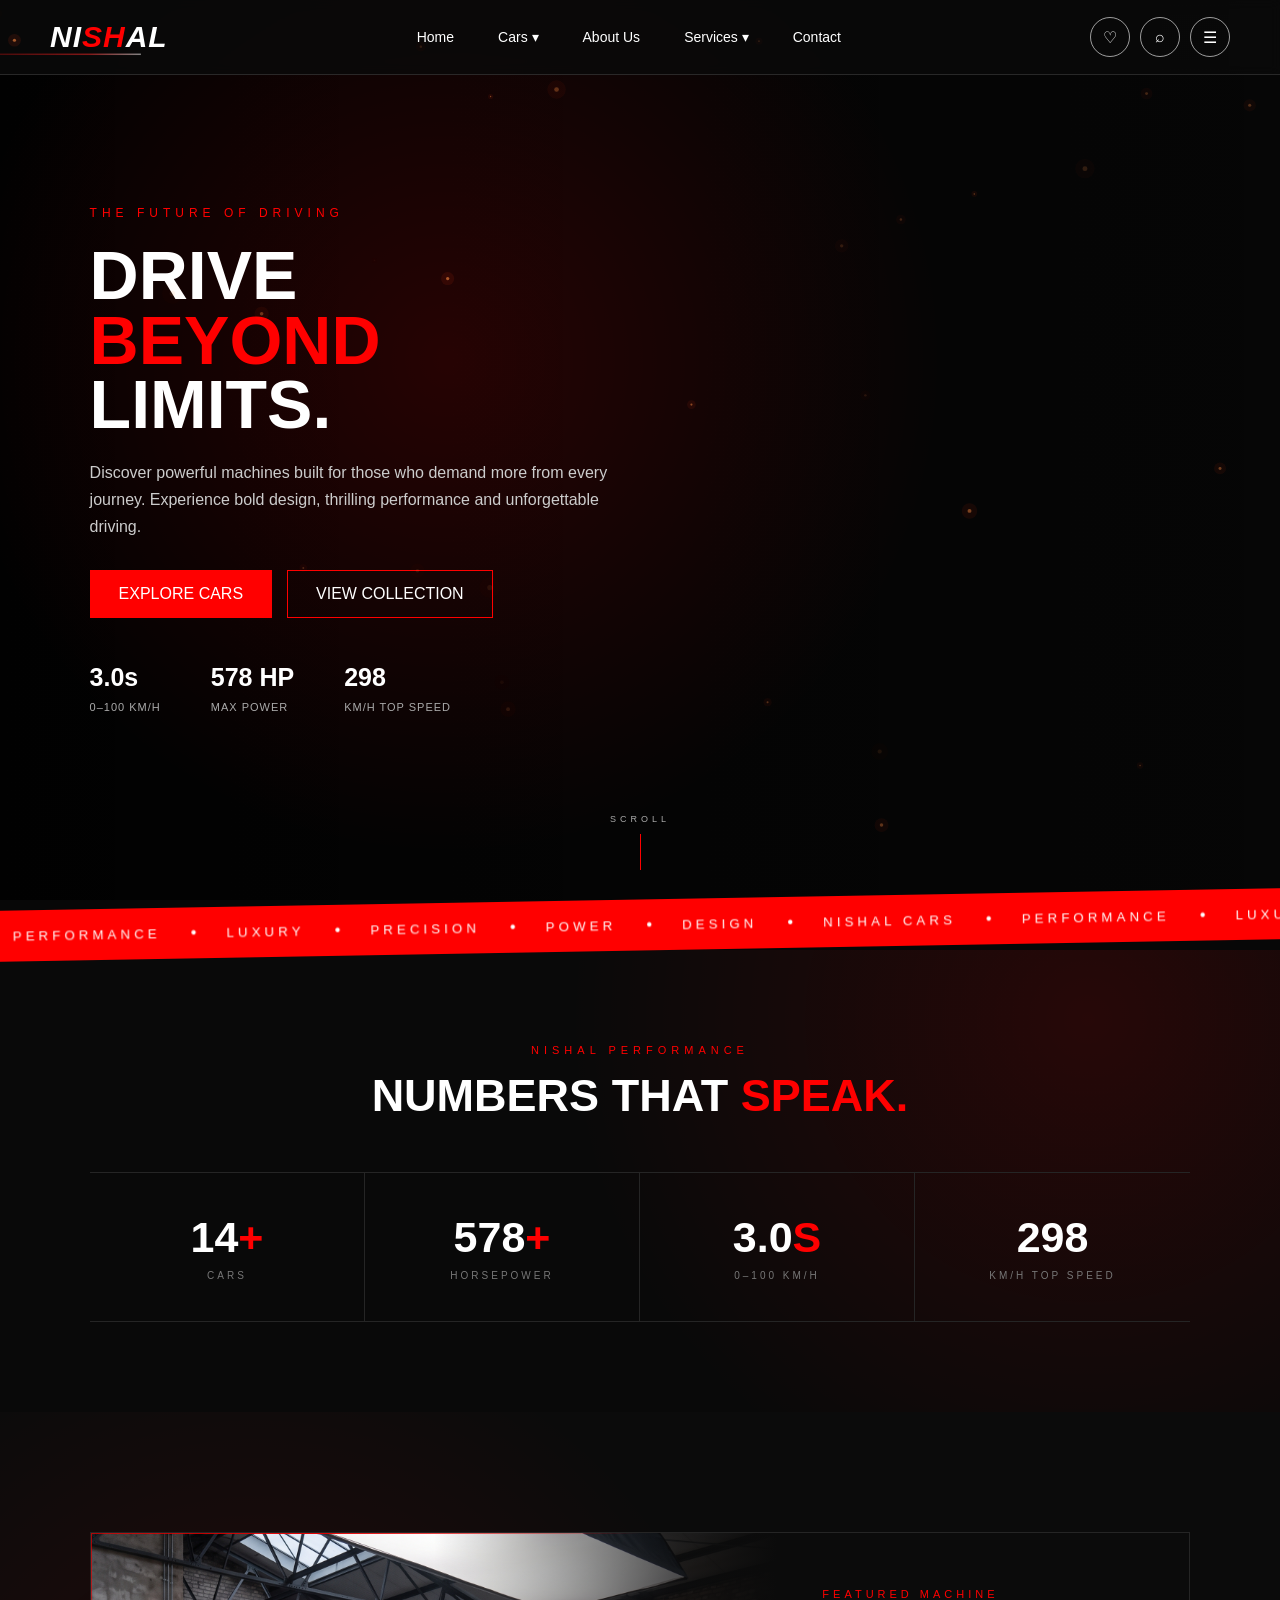
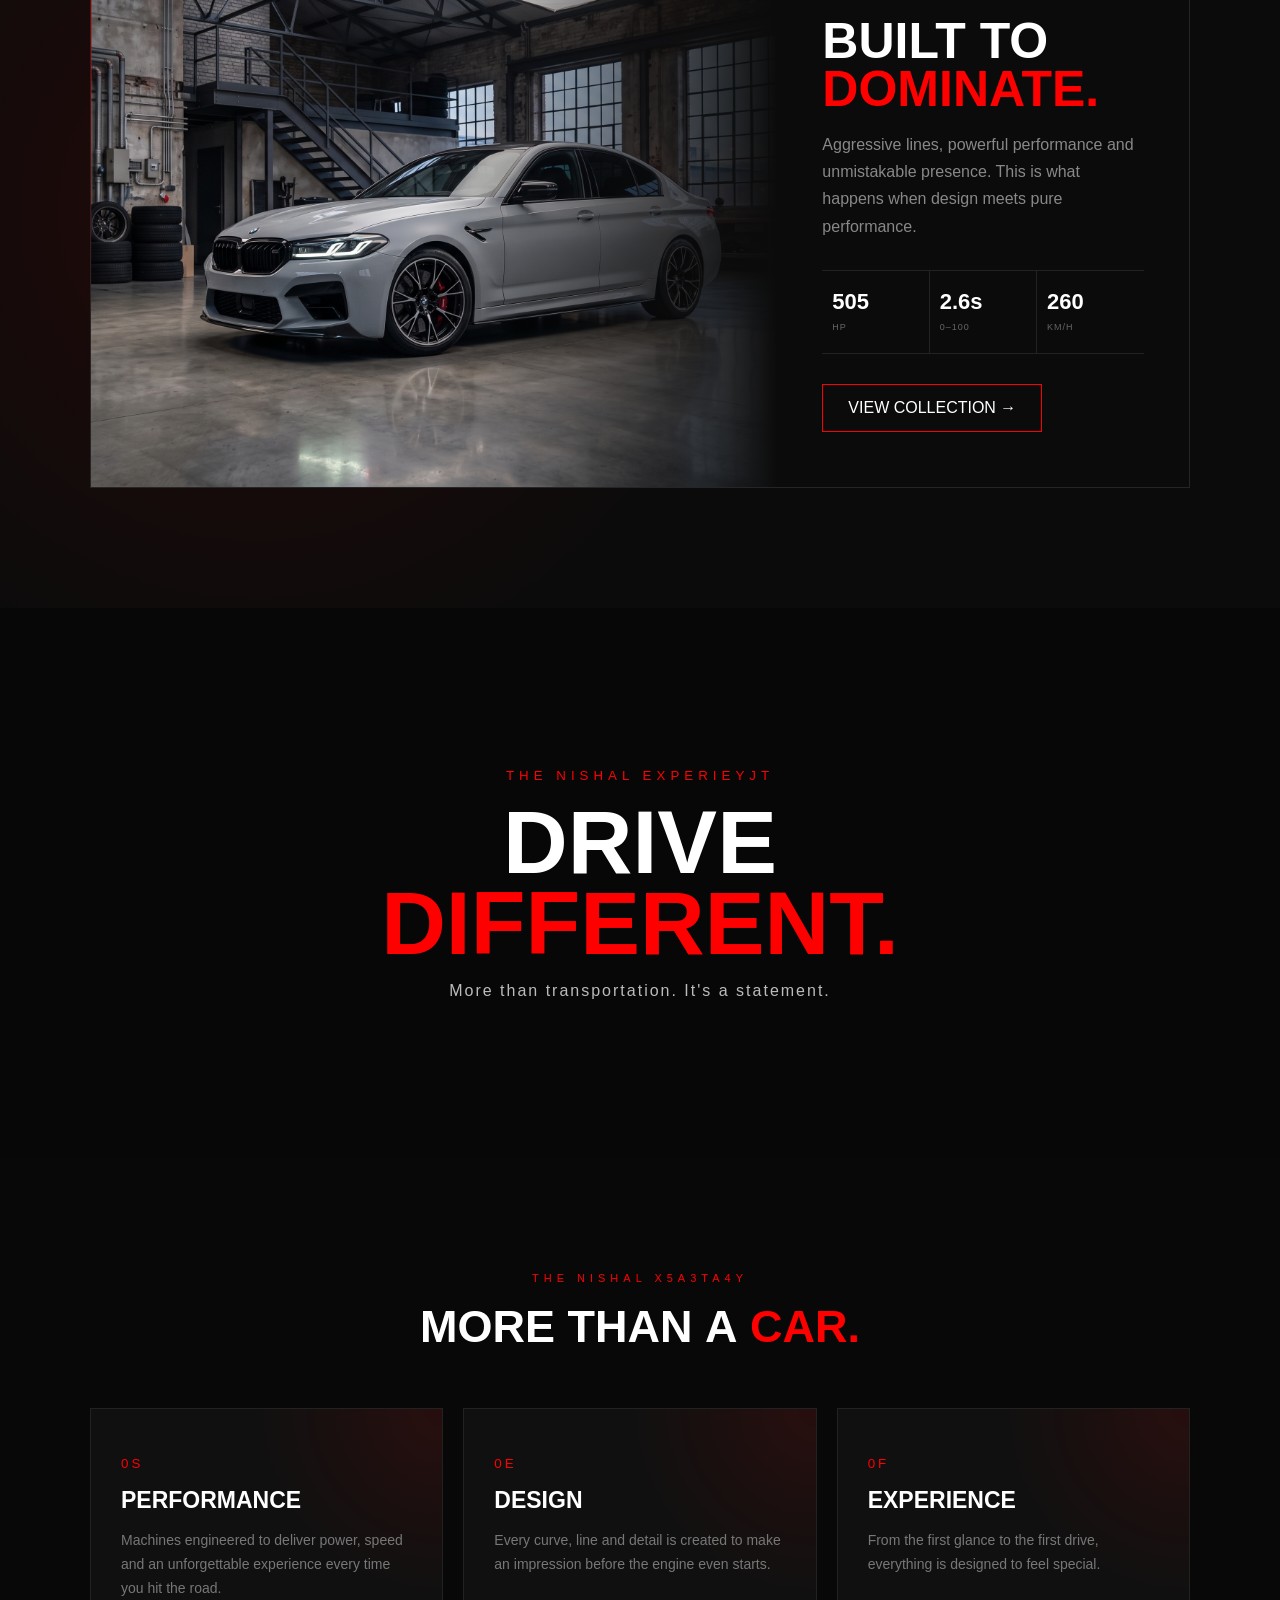
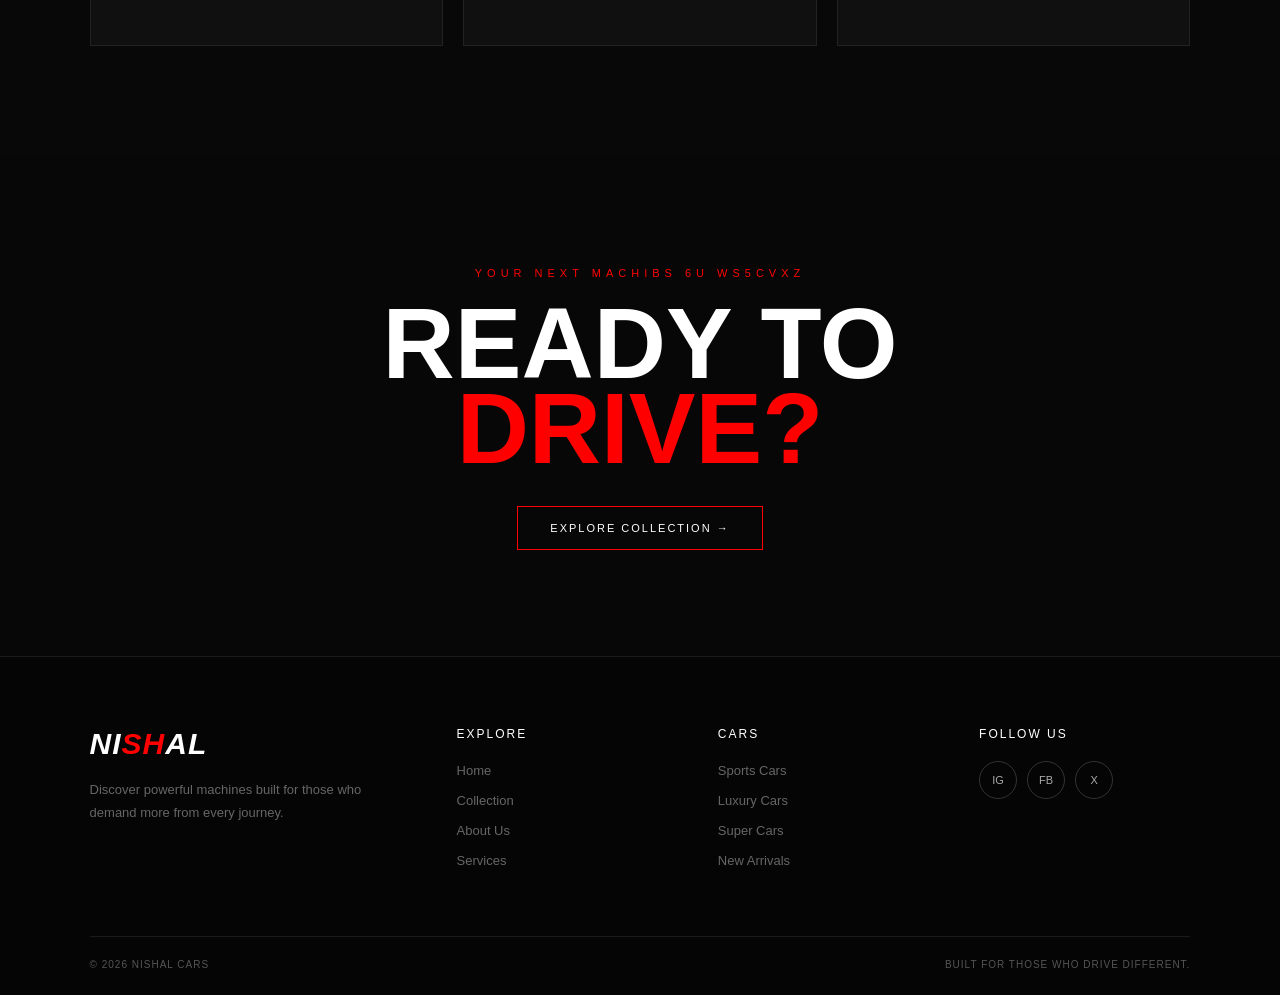
<file: index.html>
<!DOCTYPE html>
<html lang="en">
<head>
  <meta charset="UTF-8">
  <meta name="viewport" content="width=device-width, initial-scale=1.0">
  <title>NISHAL CARS</title>
  <style>
    * {
      margin: 0;
      padding: 0;
      box-sizing: border-box;
    }

    html {
      scroll-behavior: smooth;
    }

    body {
      font-family: Arial, sans-serif;
      background: #070707;
      color: white;
      overflow-x: hidden;
    }

    a {
      color: inherit;
      text-decoration: none;
    }

    nav {
      height: 75px;
      padding: 0 50px;
      display: flex;
      align-items: center;
      justify-content: space-between;
      background: rgba(10, 10, 10, 0.82);
      backdrop-filter: blur(6px);
      -webkit-backdrop-filter: blur(6px);
      border-bottom: 1px solid rgba(255, 255, 255, 0.13);
      position: absolute;
      top: 0;
      left: 0;
      width: 100%;
      z-index: 100;
      animation: navDrop 0.8s ease forwards;
    }

    .logo {
      font-size: 30px;
      font-weight: bold;
      font-style: italic;
      letter-spacing: 1px;
    }

    .logo span {
      color: red;
    }

    nav ul {
      display: flex;
      align-items: center;
      gap: 8px;
      list-style: none;
    }

    nav ul li {
      position: relative;
    }

    nav ul li a {
      display: block;
      padding: 28px 18px;
      color: white;
      font-size: 14px;
      transition: color 0.3s ease;
      position: relative;
    }

    nav ul li a:hover {
      color: red;
    }

    nav ul li a::after {
      content: "";
      position: absolute;
      left: 18px;
      bottom: 18px;
      width: 0;
      height: 1px;
      background: red;
      transition: width 0.3s ease;
    }

    nav ul li a:hover::after {
      width: calc(100% - 36px);
    }

    .dropdown {
      position: absolute;
      top: 75px;
      left: 0;
      width: 190px;
      background: rgba(15, 15, 15, 0.96);
      border-bottom: 2px solid red;
      opacity: 0;
      visibility: hidden;
      transform: translateY(-12px);
      transition: opacity 0.25s ease, transform 0.25s ease;
      overflow: hidden;
    }

    .dropdown a {
      padding: 15px !important;
    }

    .dropdown a::after {
      display: none;
    }

    .dropdown a:hover {
      background: rgba(255, 0, 0, 0.08);
      padding-left: 22px !important;
    }

    .menu:hover .dropdown {
      opacity: 1;
      visibility: visible;
      transform: translateY(0);
    }

    .icons {
      display: flex;
      gap: 10px;
    }

    .icon {
      width: 40px;
      height: 40px;
      border: 1px solid rgba(255, 255, 255, 0.6);
      border-radius: 50%;
      display: flex;
      align-items: center;
      justify-content: center;
      cursor: pointer;
      transition: transform 0.3s ease, color 0.3s ease, border-color 0.3s ease;
    }

    .icon:hover {
      color: red;
      border-color: red;
      transform: translateY(-4px) rotate(8deg);
    }

    .hero {
      min-height: 100vh;
      position: relative;
      display: flex;
      align-items: center;
      padding: 110px 7% 60px;
      overflow: hidden;
      background: #070707;
    }

    .hero-video {
      position: absolute;
      inset: 0;
      width: 100%;
      height: 100%;
      object-fit: cover;
      z-index: 0;
    }

    .hero::after {
      content: "";
      position: absolute;
      inset: 0;
      background:
        radial-gradient(circle at 35% 40%, rgba(255, 0, 0, 0.14), transparent 50%),
        linear-gradient(90deg, rgba(0, 0, 0, 0.86), rgba(0, 0, 0, 0.45), rgba(0, 0, 0, 0.2));
      z-index: 1;
    }

    .hero-text {
      width: 50%;
      position: relative;
      z-index: 2;
    }

    .hero-text small {
      display: inline-block;
      color: red;
      letter-spacing: 5px;
      font-size: 12px;
      opacity: 0;
      animation: fadeUp 0.8s 0.2s forwards;
    }

    .hero-text h1 {
      font-size: 68px;
      line-height: 0.95;
      margin: 22px 0;
      opacity: 0;
      animation: fadeUp 0.9s 0.35s forwards;
    }

    .hero-text h1 span {
      color: red;
    }

    .hero-text p {
      color: #ccc;
      max-width: 520px;
      line-height: 1.7;
      margin-bottom: 30px;
      opacity: 0;
      animation: fadeUp 0.9s 0.55s forwards;
    }

    .buttons {
      display: flex;
      gap: 15px;
      opacity: 0;
      animation: fadeUp 0.9s 0.75s forwards;
    }

    .btn {
      padding: 14px 28px;
      border: 1px solid red;
      position: relative;
      overflow: hidden;
      transition: transform 0.3s ease, color 0.3s ease, background 0.3s ease;
      z-index: 1;
    }

    .btn::before {
      content: "";
      position: absolute;
      left: -105%;
      top: 0;
      width: 100%;
      height: 100%;
      background: white;
      transition: left 0.35s ease;
      z-index: -1;
    }

    .btn:first-child {
      background: red;
    }

    .btn:hover {
      color: black;
      transform: translateY(-4px);
    }

    .btn:hover::before {
      left: 0;
    }

    .car-info {
      display: flex;
      gap: 50px;
      margin-top: 45px;
      opacity: 0;
      animation: fadeUp 0.9s 0.9s forwards;
    }

    .car-info h3 {
      font-size: 25px;
      transition: color 0.3s ease, transform 0.3s ease;
    }

    .car-info div:hover h3 {
      color: red;
      transform: translateY(-4px);
    }

    .car-info p {
      font-size: 11px;
      color: #aaa;
      margin-top: 6px;
      letter-spacing: 1px;
    }

    .scroll-down {
      position: absolute;
      bottom: 30px;
      left: 50%;
      transform: translateX(-50%);
      z-index: 3;
      color: #aaa;
      font-size: 9px;
      letter-spacing: 4px;
      text-align: center;
    }

    .scroll-down span {
      display: block;
      width: 1px;
      height: 36px;
      background: red;
      margin: 10px auto 0;
      animation: scrollLine 1.5s infinite;
    }

    .marquee {
      background: red;
      color: white;
      overflow: hidden;
      padding: 16px 0;
      white-space: nowrap;
      transform: rotate(-1deg) scale(1.02);
      position: relative;
      z-index: 5;
    }

    .marquee-track {
      display: inline-block;
      will-change: transform;
      animation: marquee 22s linear infinite;
    }

    .marquee span {
      font-size: 13px;
      letter-spacing: 4px;
      margin: 0 25px;
    }

    .performance {
      padding: 90px 7%;
      background: radial-gradient(circle at 85% 15%, rgba(255, 0, 0, 0.12), transparent 45%), #090909;
      position: relative;
      overflow: hidden;
    }

    .performance-title {
      text-align: center;
      margin-bottom: 50px;
      position: relative;
      z-index: 2;
    }

    .performance-title small {
      color: red;
      letter-spacing: 5px;
      font-size: 11px;
    }

    .performance-title h2 {
      font-size: 45px;
      margin-top: 12px;
    }

    .performance-title span {
      color: red;
    }

    .performance-grid {
      max-width: 1100px;
      margin: auto;
      display: grid;
      grid-template-columns: repeat(4, 1fr);
      border-top: 1px solid #252525;
      border-bottom: 1px solid #252525;
    }

    .performance-box {
      text-align: center;
      padding: 40px 15px;
      border-right: 1px solid #252525;
      transition: transform 0.35s ease, background 0.35s ease;
    }

    .performance-box:last-child {
      border-right: none;
    }

    .performance-box:hover {
      background: #101010;
      transform: translateY(-7px);
    }

    .performance-box h3 {
      font-size: 43px;
      margin-bottom: 8px;
    }

    .performance-box h3 span {
      color: red;
    }

    .performance-box p {
      color: #777;
      font-size: 10px;
      letter-spacing: 3px;
    }

    .featured {
      padding: 120px 7%;
      background: radial-gradient(circle at 20% 50%, rgba(255, 0, 0, 0.1), transparent 45%), #0b0b0b;
    }

    .featured-box {
      max-width: 1200px;
      min-height: 520px;
      margin: auto;
      display: grid;
      grid-template-columns: 1.25fr 0.75fr;
      border: 1px solid #252525;
      overflow: hidden;
    }

    .featured-image {
      overflow: hidden;
      position: relative;
    }

    .featured-image img {
      width: 100%;
      height: 100%;
      object-fit: cover;
      transition: transform 0.7s ease;
    }

    .featured-box:hover img {
      transform: scale(1.06);
    }

    .featured-image::after {
      content: "";
      position: absolute;
      inset: 0;
      background: linear-gradient(90deg, transparent 50%, #0b0b0b);
    }

    .featured-content {
      display: flex;
      justify-content: center;
      flex-direction: column;
      padding: 55px 45px;
    }

    .featured-content small {
      color: red;
      letter-spacing: 4px;
      font-size: 11px;
    }

    .featured-content h2 {
      font-size: 50px;
      line-height: 0.95;
      margin: 18px 0;
    }

    .featured-content h2 span {
      color: red;
    }

    .featured-content p {
      color: #888;
      line-height: 1.7;
      margin-bottom: 30px;
    }

    .featured-stats {
      display: grid;
      grid-template-columns: repeat(3, 1fr);
      border-top: 1px solid #222;
      border-bottom: 1px solid #222;
      margin-bottom: 30px;
    }

    .featured-stats div {
      padding: 18px 10px;
      border-right: 1px solid #222;
    }

    .featured-stats div:last-child {
      border: none;
    }

    .featured-stats h3 {
      font-size: 22px;
    }

    .featured-stats p {
      margin: 5px 0 0;
      font-size: 9px;
      color: #666;
      letter-spacing: 1px;
    }

    .details {
      width: max-content;
      padding: 14px 25px;
      border: 1px solid red;
      transition: background 0.3s ease, transform 0.3s ease;
    }

    .details:hover {
      background: red;
      transform: translateY(-4px);
    }

    .experience {
      min-height: 550px;
      display: flex;
      align-items: center;
      justify-content: center;
      text-align: center;
      position: relative;
      overflow: hidden;
      background:
        radial-gradient(circle at center, rgba(255, 0, 0, 0.14), transparent 55%),
        linear-gradient(rgba(0, 0, 0, 0.65), rgba(0, 0, 0, 0.85)),
        url("pic12.jpg") center/cover;
    }

    .experience-content {
      position: relative;
      z-index: 2;
    }

    .experience-content small {
      color: red;
      letter-spacing: 5px;
    }

    .experience-content h2 {
      font-size: clamp(45px, 7vw, 90px);
      line-height: 0.9;
      margin: 18px 0;
    }

    .experience-content h2 span {
      color: red;
    }

    .experience-content p {
      color: #bbb;
      letter-spacing: 2px;
    }

    .why {
      padding: 110px 7%;
      background: #080808;
      text-align: center;
    }

    .why-title small {
      color: red;
      letter-spacing: 5px;
      font-size: 11px;
    }

    .why-title h2 {
      font-size: 45px;
      margin: 15px 0 55px;
    }

    .why-title h2 span {
      color: red;
    }

    .why-grid {
      max-width: 1100px;
      margin: auto;
      display: grid;
      grid-template-columns: repeat(3, 1fr);
      gap: 20px;
    }

    .why-card {
      padding: 45px 30px;
      background: radial-gradient(circle at top right, rgba(255, 0, 0, 0.1), transparent 45%), #101010;
      border: 1px solid #222;
      text-align: left;
      position: relative;
      overflow: hidden;
      transition: transform 0.35s ease, border-color 0.35s ease;
    }

    .why-card:hover {
      transform: translateY(-10px);
      border-color: red;
    }

    .why-card small {
      color: red;
      letter-spacing: 3px;
    }

    .why-card h3 {
      font-size: 23px;
      margin: 15px 0;
    }

    .why-card p {
      color: #777;
      line-height: 1.7;
      font-size: 14px;
    }

    .cta {
      min-height: 500px;
      display: flex;
      align-items: center;
      justify-content: center;
      text-align: center;
      position: relative;
      overflow: hidden;
      background:
        radial-gradient(circle at center, rgba(255, 0, 0, 0.14), transparent 55%),
        linear-gradient(rgba(0, 0, 0, 0.7), rgba(0, 0, 0, 0.8)),
        url("pic15.jpg") center/cover;
    }

    .cta-content {
      position: relative;
      z-index: 2;
    }

    .cta-content small {
      color: red;
      letter-spacing: 5px;
      font-size: 11px;
    }

    .cta-content h2 {
      font-size: clamp(50px, 8vw, 100px);
      line-height: 0.85;
      margin: 20px 0 35px;
    }

    .cta-content h2 span {
      color: red;
    }

    .cta-button {
      display: inline-block;
      padding: 15px 32px;
      border: 1px solid red;
      letter-spacing: 2px;
      font-size: 11px;
      transition: background 0.3s ease, transform 0.3s ease;
    }

    .cta-button:hover {
      background: red;
      transform: translateY(-5px);
    }

    footer {
      background: #050505;
      padding: 70px 7% 25px;
      border-top: 1px solid #1b1b1b;
    }

    .footer-top {
      max-width: 1200px;
      margin: auto;
      display: grid;
      grid-template-columns: 1.5fr 1fr 1fr 1fr;
      gap: 50px;
      padding-bottom: 55px;
      border-bottom: 1px solid #1b1b1b;
    }

    .footer-brand .logo {
      margin-bottom: 18px;
    }

    .footer-brand p {
      color: #666;
      max-width: 300px;
      line-height: 1.7;
      font-size: 13px;
    }

    .footer-title {
      color: white;
      font-size: 12px;
      letter-spacing: 2px;
      margin-bottom: 20px;
    }

    .footer-links {
      list-style: none;
    }

    .footer-links li {
      margin-bottom: 12px;
    }

    .footer-links a {
      color: #666;
      font-size: 13px;
      transition: color 0.3s ease, padding-left 0.3s ease;
    }

    .footer-links a:hover {
      color: red;
      padding-left: 5px;
    }

    .socials {
      display: flex;
      gap: 10px;
    }

    .social {
      width: 38px;
      height: 38px;
      border: 1px solid #333;
      display: flex;
      align-items: center;
      justify-content: center;
      border-radius: 50%;
      color: #aaa;
      font-size: 11px;
      transition: color 0.3s ease, border-color 0.3s ease, background 0.3s ease, transform 0.3s ease;
    }

    .social:hover {
      color: white;
      border-color: red;
      background: red;
      transform: translateY(-5px);
    }

    .footer-bottom {
      max-width: 1200px;
      margin: auto;
      padding-top: 22px;
      display: flex;
      justify-content: space-between;
      color: #555;
      font-size: 10px;
      letter-spacing: 1px;
    }

    @keyframes navDrop {
      from {
        opacity: 0;
        transform: translateY(-25px);
      }
      to {
        opacity: 1;
        transform: translateY(0);
      }
    }

    @keyframes fadeUp {
      from {
        opacity: 0;
        transform: translateY(25px);
      }
      to {
        opacity: 1;
        transform: translateY(0);
      }
    }

    @keyframes scrollLine {
      0%, 100% {
        opacity: 0.3;
        transform: scaleY(0.6);
      }
      50% {
        opacity: 1;
        transform: scaleY(1);
      }
    }

    @keyframes marquee {
      from {
        transform: translateX(0);
      }
      to {
        transform: translateX(-50%);
      }
    }

    @media (max-width: 900px) {
      nav {
        padding: 0 20px;
      }

      nav ul {
        display: none;
      }

      .hero {
        text-align: center;
        justify-content: center;
        padding: 120px 25px 60px;
      }

      .hero-text {
        width: 100%;
      }

      .hero-text h1 {
        font-size: 48px;
      }

      .hero-text p {
        margin-left: auto;
        margin-right: auto;
      }

      .buttons {
        justify-content: center;
      }

      .car-info {
        justify-content: center;
        gap: 25px;
      }

      .performance-grid {
        grid-template-columns: repeat(2, 1fr);
      }

      .performance-box:nth-child(2) {
        border-right: none;
      }

      .performance-box:nth-child(-n+2) {
        border-bottom: 1px solid #252525;
      }

      .featured-box {
        grid-template-columns: 1fr;
      }

      .featured-image {
        height: 350px;
      }

      .why-grid {
        grid-template-columns: 1fr;
      }

      .footer-top {
        grid-template-columns: 1fr 1fr;
      }
    }

    @media (max-width: 600px) {
      .logo {
        font-size: 25px;
      }

      .icons {
        gap: 5px;
      }

      .icon {
        width: 35px;
        height: 35px;
      }

      .hero-text h1 {
        font-size: 42px;
      }

      .buttons {
        flex-direction: column;
        align-items: center;
      }

      .btn {
        width: 220px;
      }

      .car-info {
        gap: 18px;
      }

      .car-info h3 {
        font-size: 19px;
      }

      .performance {
        padding: 70px 20px;
      }

      .performance-title h2 {
        font-size: 34px;
      }

      .performance-grid {
        grid-template-columns: 1fr 1fr;
      }

      .performance-box h3 {
        font-size: 32px;
      }

      .featured {
        padding: 80px 20px;
      }

      .featured-content {
        padding: 40px 25px;
      }

      .featured-content h2 {
        font-size: 40px;
      }

      .experience {
        min-height: 450px;
      }

      .why {
        padding: 80px 20px;
      }

      .why-title h2 {
        font-size: 34px;
      }

      .cta {
        min-height: 430px;
      }

      .footer-top {
        grid-template-columns: 1fr;
        gap: 35px;
      }

      .footer-bottom {
        flex-direction: column;
        gap: 10px;
        text-align: center;
      }
    }
  </style>
  <link rel="stylesheet" href="fx.css">
</head>
<body>

  <nav>
    <div class="logo">
      <i>NI<span>SH</span>AL</i>
    </div>

    <ul>
      <li><a href="#">Home</a></li>
      <li class="menu">
        <a href="#">Cars ▾</a>
        <div class="dropdown">
          <a href="collection.html">Sports Cars</a>
          <a href="collection.html">Luxury Cars</a>
          <a href="collection.html">Super Cars</a>
          <a href="collection.html">New Arrivals</a>
        </div>
      </li>
      <li><a href="about.html">About Us</a></li>
      <li class="menu">
        <a href="#">Services ▾</a>
        <div class="dropdown">
          <a href="#">Car Customization</a>
          <a href="#">Test Drive</a>
          <a href="#">Financing</a>
        </div>
      </li>
      <li><a href="contact.html">Contact</a></li>
    </ul>

    <div class="icons">
      <div class="icon">♡</div>
      <div class="icon">⌕</div>
      <div class="icon">☰</div>
    </div>
  </nav>

  <section class="hero">
    <video class="hero-video" autoplay muted loop playsinline preload="metadata">
      <source src="car.mp4" type="video/mp4">
    </video>

    <div class="hero-text">
      <small>THE FUTURE OF DRIVING</small>
      <h1>
        DRIVE<br>
        <span>BEYOND</span><br>
        LIMITS.
      </h1>
      <p>
        Discover powerful machines built for those who
        demand more from every journey. Experience bold
        design, thrilling performance and unforgettable
        driving.
      </p>

      <div class="buttons">
        <a href="collection.html" class="btn">EXPLORE CARS</a>
        <a href="collection.html" class="btn">VIEW COLLECTION</a>
      </div>

      <div class="car-info">
        <div>
          <h3>3.2s</h3>
          <p>0–100 KM/H</p>
        </div>
        <div>
          <h3>620 HP</h3>
          <p>MAX POWER</p>
        </div>
        <div>
          <h3>320</h3>
          <p>KM/H TOP SPEED</p>
        </div>
      </div>
    </div>

    <div class="scroll-down">
      SCROLL
      <span></span>
    </div>
  </section>

  <div class="marquee">
    <div class="marquee-track">
      <span>PERFORMANCE</span>
      •
      <span>LUXURY</span>
      •
      <span>PRECISION</span>
      •
      <span>POWER</span>
      •
      <span>DESIGN</span>
      •
      <span>NISHAL CARS</span>
      •
      <span>PERFORMANCE</span>
      •
      <span>LUXURY</span>
      •
      <span>PRECISION</span>
      •
      <span>POWER</span>
      •
      <span>DESIGN</span>
      •
      <span>NISHAL CARS</span>
    </div>
  </div>

  <section class="performance">
    <div class="performance-title">
      <small>NISHAL PERFORMANCE</small>
      <h2>NUMBERS THAT <span>SPEAK.</span></h2>
    </div>

    <div class="performance-grid">
      <div class="performance-box">
        <h3>15<span>+</span></h3>
        <p>CARS</p>
      </div>
      <div class="performance-box">
        <h3>620<span>+</span></h3>
        <p>HORSEPOWER</p>
      </div>
      <div class="performance-box">
        <h3>3.2<span>S</span></h3>
        <p>0–100 KM/H</p>
      </div>
      <div class="performance-box">
        <h3>320</h3>
        <p>KM/H TOP SPEED</p>
      </div>
    </div>
  </section>

  <section class="featured">
    <div class="featured-box">
      <div class="featured-image">
        <img src="pic10.jpg" alt="Featured NISHAL Car" loading="lazy">
      </div>

      <div class="featured-content">
        <small>FEATURED MACHINE</small>
        <h2>
          BUILT TO<br>
          <span>DOMINATE.</span>
        </h2>
        <p>
          Aggressive lines, powerful performance and
          unmistakable presence. This is what happens
          when design meets pure performance.
        </p>

        <div class="featured-stats">
          <div>
            <h3>620</h3>
            <p>HP</p>
          </div>
          <div>
            <h3>3.2s</h3>
            <p>0–100</p>
          </div>
          <div>
            <h3>320</h3>
            <p>KM/H</p>
          </div>
        </div>

        <a href="collection.html" class="details">VIEW COLLECTION →</a>
      </div>
    </div>
  </section>

  <section class="experience" id="experience">
    <div class="experience-content">
      <small>THE NISHAL EXPERIENCE</small>
      <h2>
        DRIVE<br>
        <span>DIFFERENT.</span>
      </h2>
      <p>More than transportation. It's a statement.</p>
    </div>
  </section>

  <section class="why">
    <div class="why-title">
      <small>THE NISHAL STANDARD</small>
      <h2>MORE THAN A <span>CAR.</span></h2>
    </div>

    <div class="why-grid">
      <div class="why-card">
        <small>01</small>
        <h3>PERFORMANCE</h3>
        <p>
          Machines engineered to deliver power,
          speed and an unforgettable experience
          every time you hit the road.
        </p>
      </div>

      <div class="why-card">
        <small>02</small>
        <h3>DESIGN</h3>
        <p>
          Every curve, line and detail is created
          to make an impression before the engine
          even starts.
        </p>
      </div>

      <div class="why-card">
        <small>03</small>
        <h3>EXPERIENCE</h3>
        <p>
          From the first glance to the first drive,
          everything is designed to feel special.
        </p>
      </div>
    </div>
  </section>

  <section class="cta">
    <div class="cta-content">
      <small>YOUR NEXT MACHINE IS WAITING</small>
      <h2>
        READY TO<br>
        <span>DRIVE?</span>
      </h2>
      <a href="collection.html" class="cta-button">EXPLORE COLLECTION →</a>
    </div>
  </section>

  <footer id="footer">
    <div class="footer-top">
      <div class="footer-brand">
        <div class="logo">
          <i>NI<span>SH</span>AL</i>
        </div>
        <p>
          Discover powerful machines built for those
          who demand more from every journey.
        </p>
      </div>

      <div>
        <div class="footer-title">EXPLORE</div>
        <ul class="footer-links">
          <li><a href="#">Home</a></li>
          <li><a href="collection.html">Collection</a></li>
          <li><a href="#experience">About Us</a></li>
          <li><a href="#">Services</a></li>
        </ul>
      </div>

      <div>
        <div class="footer-title">CARS</div>
        <ul class="footer-links">
          <li><a href="collection.html">Sports Cars</a></li>
          <li><a href="collection.html">Luxury Cars</a></li>
          <li><a href="collection.html">Super Cars</a></li>
          <li><a href="collection.html">New Arrivals</a></li>
        </ul>
      </div>

      <div>
        <div class="footer-title">FOLLOW US</div>
        <div class="socials">
          <a href="#" class="social">IG</a>
          <a href="#" class="social">FB</a>
          <a href="#" class="social">X</a>
        </div>
      </div>
    </div>

    <div class="footer-bottom">
      <span>© 2026 NISHAL CARS</span>
      <span>BUILT FOR THOSE WHO DRIVE DIFFERENT.</span>
    </div>
  </footer>

  <script src="fx.js"></script>
</body>
</html>
</file>
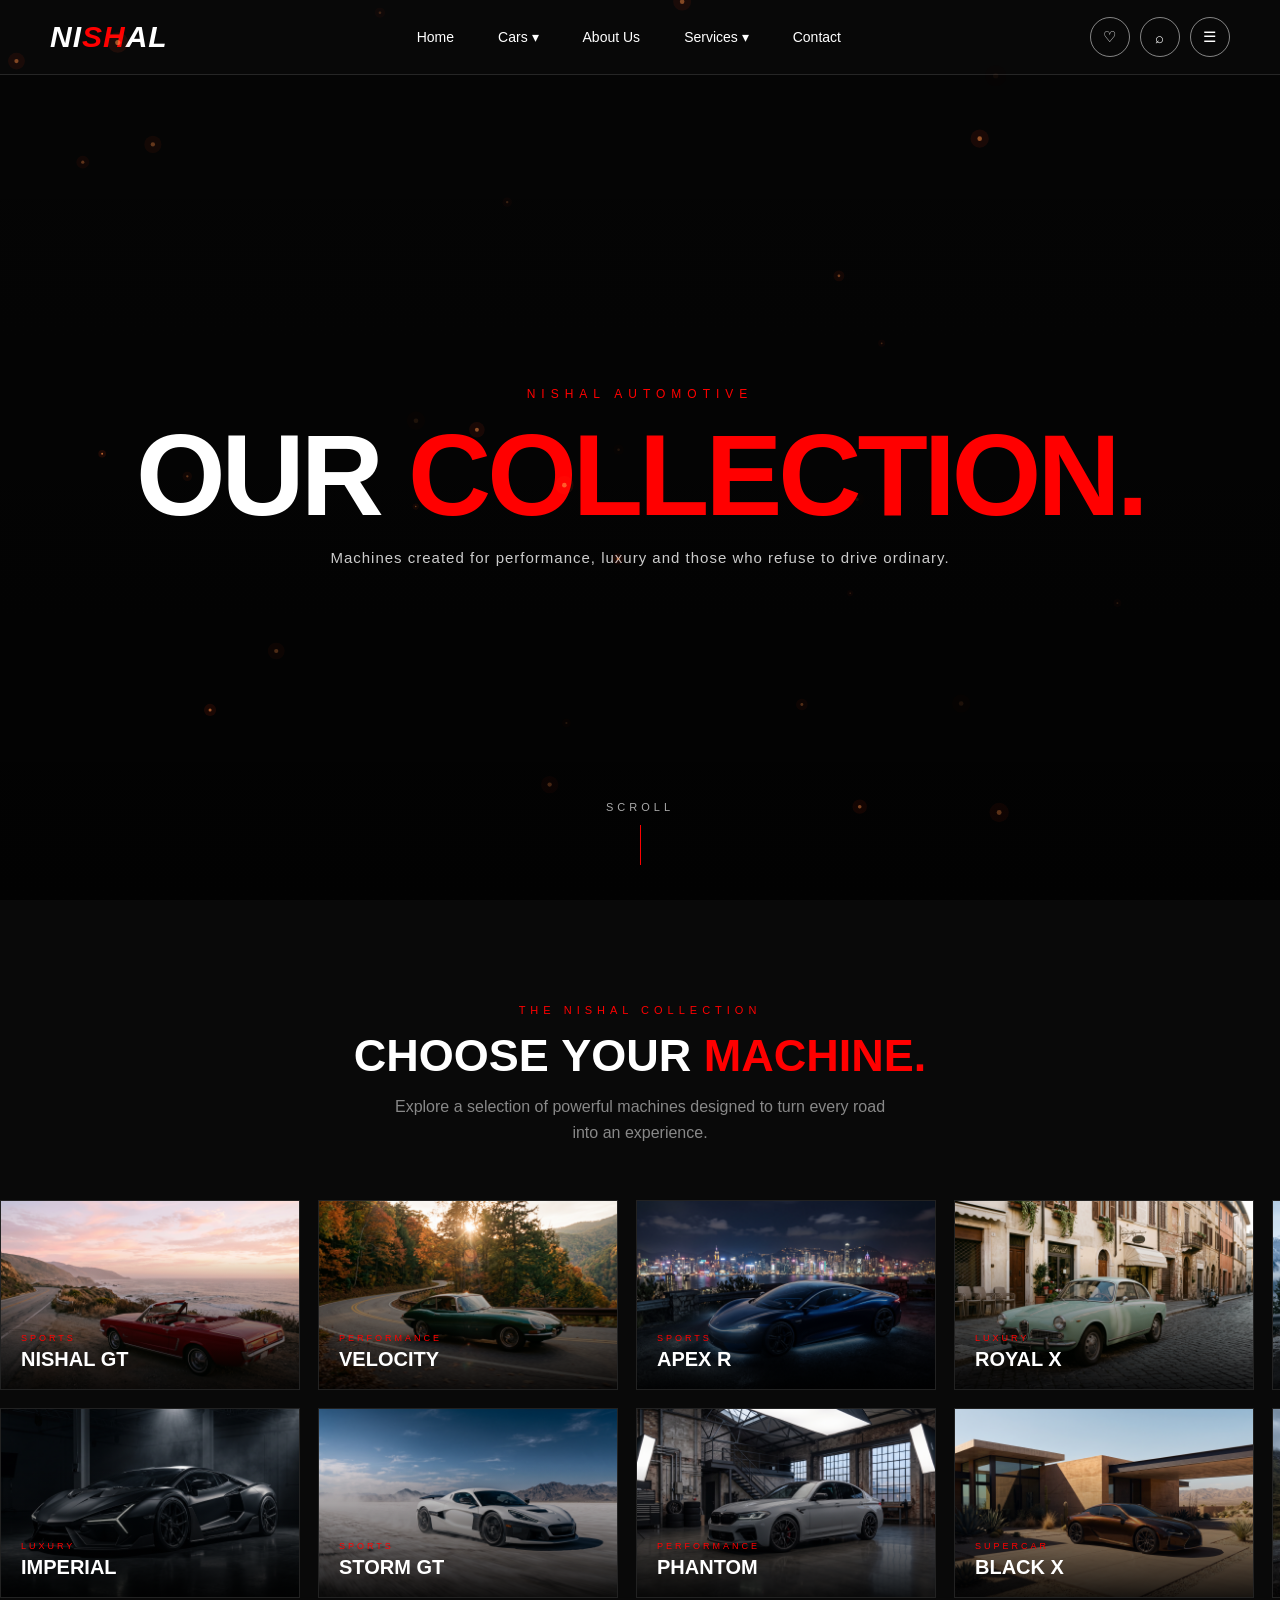
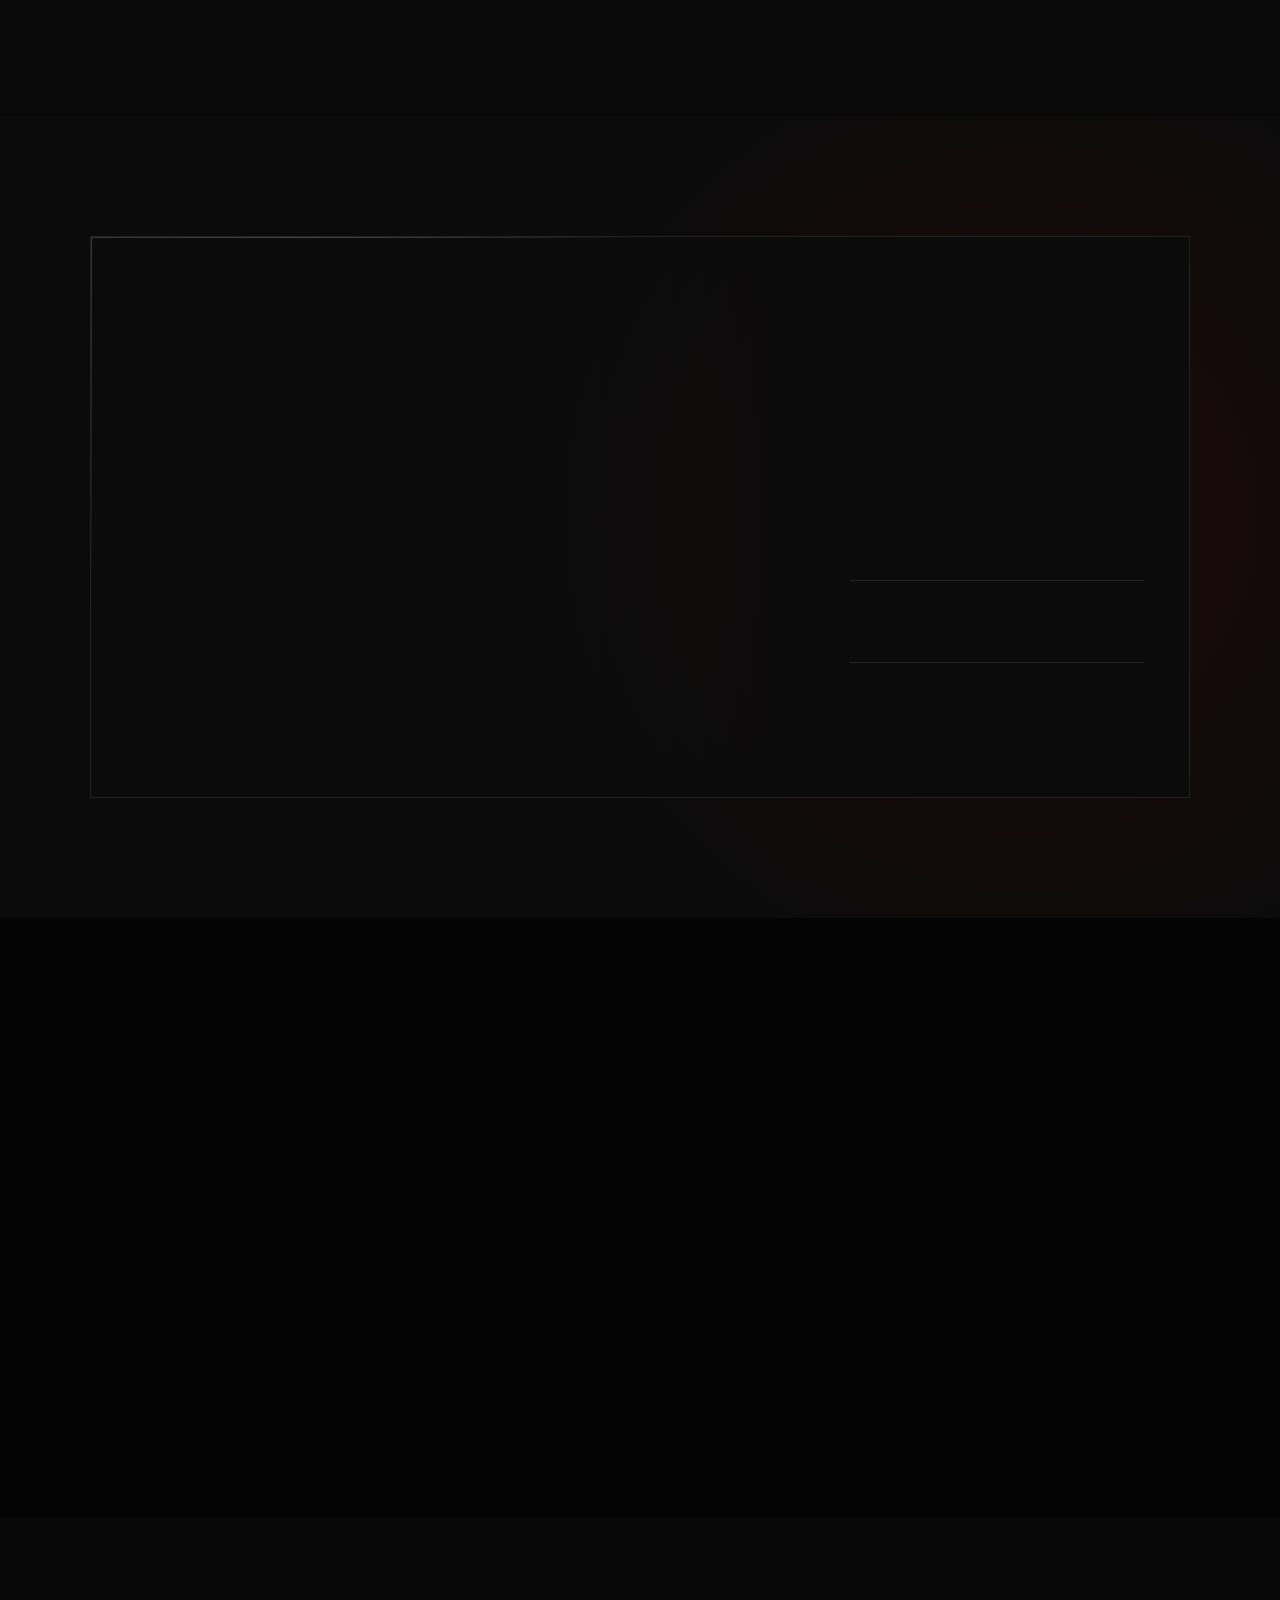
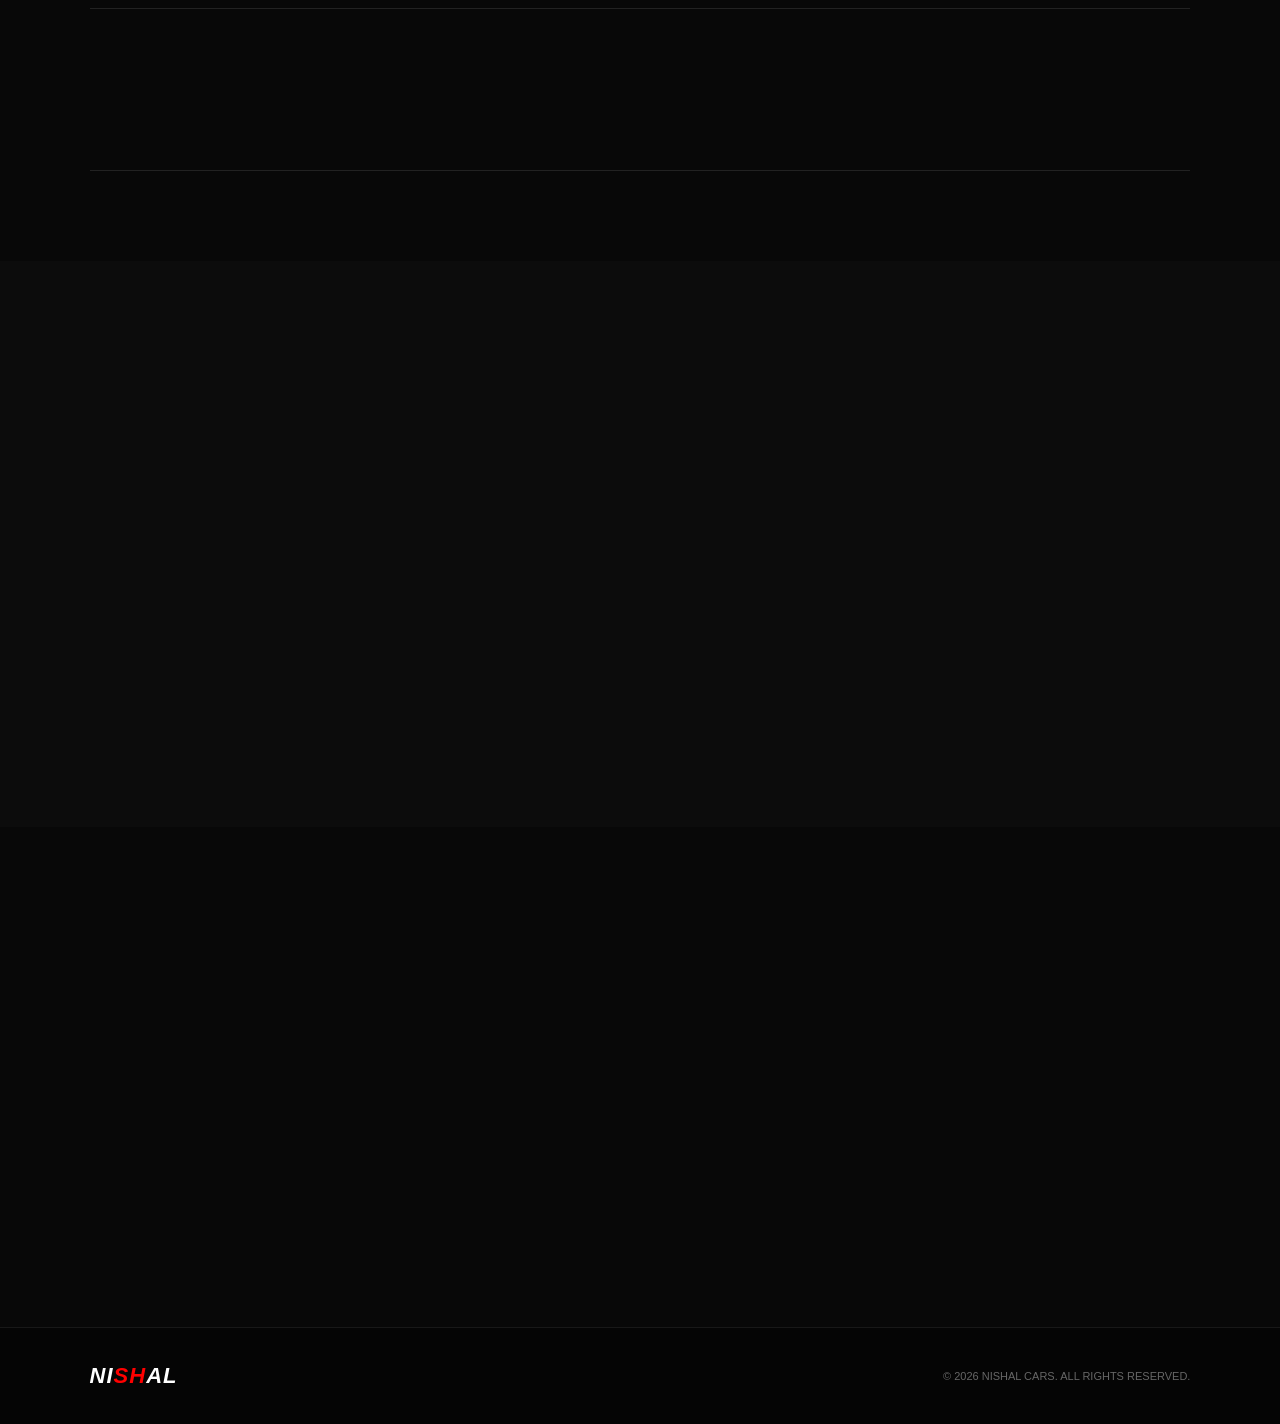
<file: collection.html>
<!DOCTYPE html>
<html lang="en">
<head>
  <meta charset="UTF-8">
  <meta name="viewport" content="width=device-width, initial-scale=1.0">
  <title>NISHAL CARS | Collection</title>
  <style>
    * {
      margin: 0;
      padding: 0;
      box-sizing: border-box;
    }

    html {
      scroll-behavior: smooth;
    }

    body {
      font-family: Arial, sans-serif;
      background: #080808;
      color: white;
      overflow-x: hidden;
    }

    nav {
      height: 75px;
      padding: 0 50px;
      display: flex;
      align-items: center;
      justify-content: space-between;
      background: rgba(10, 10, 10, 0.85);
      backdrop-filter: blur(6px);
      -webkit-backdrop-filter: blur(6px);
      border-bottom: 1px solid rgba(255, 255, 255, 0.12);
      position: fixed;
      top: 0;
      left: 0;
      width: 100%;
      z-index: 100;
    }

    .logo {
      font-size: 30px;
      font-weight: bold;
      font-style: italic;
      letter-spacing: 1px;
    }

    .logo span {
      color: red;
    }

    nav ul {
      display: flex;
      align-items: center;
      gap: 8px;
      list-style: none;
    }

    nav ul li {
      position: relative;
    }

    nav ul li a {
      display: block;
      padding: 28px 18px;
      text-decoration: none;
      color: white;
      font-size: 14px;
      transition: color 0.3s ease;
    }

    nav ul li a:hover {
      color: red;
    }

    .dropdown {
      position: absolute;
      top: 75px;
      left: 0;
      width: 180px;
      background: rgba(15, 15, 15, 0.96);
      border-bottom: 2px solid red;
      overflow: hidden;
      opacity: 0;
      visibility: hidden;
      transform: translateY(-10px);
      transition: opacity 0.25s ease, transform 0.25s ease;
    }

    .dropdown a {
      padding: 15px !important;
    }

    .dropdown a:hover {
      background: rgba(255, 0, 0, 0.08);
    }

    .menu:hover .dropdown {
      opacity: 1;
      visibility: visible;
      transform: translateY(0);
    }

    .icons {
      display: flex;
      gap: 10px;
    }

    .icon {
      width: 40px;
      height: 40px;
      border: 1px solid rgba(255, 255, 255, 0.5);
      border-radius: 50%;
      display: flex;
      align-items: center;
      justify-content: center;
      font-size: 15px;
      cursor: pointer;
      transition: border-color 0.3s ease, color 0.3s ease, transform 0.3s ease;
    }

    .icon:hover {
      border-color: red;
      color: red;
      transform: translateY(-3px);
    }

    .hero {
      height: 100vh;
      min-height: 650px;
      position: relative;
      display: flex;
      align-items: center;
      justify-content: center;
      text-align: center;
      overflow: hidden;
      background: #080808;
    }

    .hero video {
      position: absolute;
      width: 100%;
      height: 100%;
      object-fit: cover;
      z-index: 0;
    }

    .hero::after {
      content: "";
      position: absolute;
      inset: 0;
      background: linear-gradient(rgba(0, 0, 0, 0.35), rgba(0, 0, 0, 0.75));
      z-index: 1;
    }

    .hero-content {
      position: relative;
      z-index: 2;
      padding-top: 50px;
    }

    .hero-content small {
      display: inline-block;
      color: red;
      letter-spacing: 6px;
      font-size: 12px;
      animation: fadeUp 0.9s ease forwards;
    }

    .hero-content h1 {
      font-size: clamp(55px, 9vw, 125px);
      line-height: 0.9;
      margin: 22px 0;
      letter-spacing: -4px;
      animation: heroTitle 1s ease forwards;
    }

    .hero-content h1 span {
      color: red;
    }

    .hero-content p {
      color: #ccc;
      font-size: 15px;
      letter-spacing: 1px;
      animation: fadeUp 1.1s ease forwards;
    }

    .scroll {
      position: absolute;
      bottom: 35px;
      left: 50%;
      transform: translateX(-50%);
      z-index: 3;
      color: #aaa;
      font-size: 11px;
      letter-spacing: 4px;
    }

    .scroll::after {
      content: "";
      display: block;
      width: 1px;
      height: 40px;
      background: red;
      margin: 12px auto 0;
      animation: scrollLine 1.5s infinite;
    }

    .cars-section {
      background: #090909;
      padding: 100px 0;
      overflow: hidden;
    }

    .section-heading {
      text-align: center;
      padding: 0 20px 55px;
    }

    .section-heading small {
      color: red;
      letter-spacing: 5px;
      font-size: 11px;
    }

    .section-heading h2 {
      font-size: 45px;
      margin: 12px 0;
    }

    .section-heading p {
      color: #888;
      max-width: 520px;
      margin: auto;
      line-height: 1.6;
    }

    .car-row {
      display: flex;
      width: max-content;
      gap: 18px;
      margin-bottom: 18px;
      will-change: transform;
    }

    .row-one {
      animation: moveLeft 38s linear infinite;
    }

    .row-two {
      animation: moveRight 42s linear infinite;
    }

    .car-card {
      width: 300px;
      height: 190px;
      position: relative;
      overflow: hidden;
      flex-shrink: 0;
      background: #111;
      border: 1px solid #222;
      transition: border-color 0.35s ease, transform 0.35s ease;
    }

    .car-card img {
      width: 100%;
      height: 100%;
      object-fit: cover;
      transition: transform 0.6s ease;
    }

    .car-card::after {
      content: "";
      position: absolute;
      inset: 0;
      background: linear-gradient(180deg, transparent 30%, rgba(0, 0, 0, 0.9));
    }

    .car-card:hover {
      border-color: red;
      transform: translateY(-8px);
    }

    .car-card:hover img {
      transform: scale(1.1);
    }

    .car-name {
      position: absolute;
      bottom: 18px;
      left: 20px;
      z-index: 2;
    }

    .car-name span {
      display: block;
      color: red;
      font-size: 9px;
      letter-spacing: 3px;
      margin-bottom: 5px;
    }

    .car-name h3 {
      font-size: 20px;
    }

    .featured {
      padding: 120px 7%;
      background: radial-gradient(circle at 80% 50%, rgba(120, 0, 0, 0.18), transparent 45%), #0b0b0b;
    }

    .featured-box {
      max-width: 1200px;
      margin: auto;
      display: grid;
      grid-template-columns: 1.3fr 0.7fr;
      min-height: 500px;
      border: 1px solid #222;
      overflow: hidden;
    }

    .featured-image {
      position: relative;
      overflow: hidden;
    }

    .featured-image img {
      width: 100%;
      height: 100%;
      object-fit: cover;
      transition: transform 0.7s ease;
    }

    .featured-box:hover .featured-image img {
      transform: scale(1.04);
    }

    .featured-image::after {
      content: "";
      position: absolute;
      inset: 0;
      background: linear-gradient(90deg, transparent 60%, #0b0b0b);
    }

    .featured-content {
      padding: 60px 45px;
      display: flex;
      flex-direction: column;
      justify-content: center;
      background: #0b0b0b;
    }

    .featured-content small {
      color: red;
      letter-spacing: 4px;
      font-size: 11px;
    }

    .featured-content h2 {
      font-size: 48px;
      line-height: 1;
      margin: 18px 0;
    }

    .featured-content h2 span {
      color: red;
    }

    .featured-content p {
      color: #999;
      line-height: 1.7;
      margin-bottom: 30px;
    }

    .performance {
      display: grid;
      grid-template-columns: repeat(3, 1fr);
      border-top: 1px solid #252525;
      border-bottom: 1px solid #252525;
      margin-bottom: 30px;
    }

    .performance div {
      padding: 18px 10px;
      border-right: 1px solid #252525;
    }

    .performance div:last-child {
      border-right: none;
    }

    .performance h3 {
      font-size: 23px;
    }

    .performance span {
      color: #777;
      font-size: 9px;
      letter-spacing: 1px;
    }

    .details-btn {
      width: fit-content;
      padding: 14px 25px;
      border: 1px solid red;
      color: white;
      text-decoration: none;
      font-size: 12px;
      letter-spacing: 1px;
      transition: background 0.3s ease;
    }

    .details-btn:hover {
      background: red;
    }

    .performance-section {
      position: relative;
      height: 600px;
      display: flex;
      align-items: center;
      justify-content: center;
      text-align: center;
      overflow: hidden;
    }

    .performance-section::before {
      content: "";
      position: absolute;
      inset: 0;
      background: rgba(0, 0, 0, 0.6);
      z-index: 1;
    }

    .performance-video {
      position: absolute;
      width: 100%;
      height: 100%;
      object-fit: cover;
    }

    .performance-content {
      position: relative;
      z-index: 2;
    }

    .performance-content small {
      color: red;
      letter-spacing: 5px;
    }

    .performance-content h2 {
      font-size: clamp(45px, 7vw, 90px);
      margin: 15px 0;
    }

    .performance-content p {
      color: #ccc;
      letter-spacing: 1px;
    }

    .stats {
      padding: 90px 7%;
      background: #080808;
    }

    .stats-grid {
      max-width: 1100px;
      margin: auto;
      display: grid;
      grid-template-columns: repeat(4, 1fr);
      border-top: 1px solid #222;
      border-bottom: 1px solid #222;
    }

    .stat {
      text-align: center;
      padding: 45px 15px;
      border-right: 1px solid #222;
    }

    .stat:last-child {
      border-right: none;
    }

    .stat h2 {
      font-size: 45px;
      color: white;
      margin-bottom: 8px;
    }

    .stat h2 span {
      color: red;
    }

    .stat p {
      color: #777;
      font-size: 10px;
      letter-spacing: 3px;
    }

    .why {
      padding: 110px 7%;
      background: #0c0c0c;
      text-align: center;
    }

    .why h2 {
      font-size: 45px;
      margin: 12px 0 50px;
    }

    .why h2 span {
      color: red;
    }

    .why-grid {
      max-width: 1050px;
      margin: auto;
      display: grid;
      grid-template-columns: repeat(3, 1fr);
      gap: 20px;
    }

    .why-box {
      padding: 45px 30px;
      background: #101010;
      border: 1px solid #222;
      text-align: left;
      transition: transform 0.35s ease, border-color 0.35s ease;
    }

    .why-box:hover {
      transform: translateY(-8px);
      border-color: red;
    }

    .why-box small {
      color: red;
      font-size: 11px;
      letter-spacing: 3px;
    }

    .why-box h3 {
      font-size: 22px;
      margin: 15px 0;
    }

    .why-box p {
      color: #888;
      line-height: 1.7;
      font-size: 14px;
    }

    .cta {
      min-height: 500px;
      position: relative;
      display: flex;
      align-items: center;
      justify-content: center;
      text-align: center;
      overflow: hidden;
      background:
        radial-gradient(circle at center, rgba(255, 0, 0, 0.14), transparent 55%),
        linear-gradient(rgba(0, 0, 0, 0.7), rgba(0, 0, 0, 0.8)),
        url("pic15.jpg") center/cover;
    }

    .cta-content {
      position: relative;
      z-index: 2;
    }

    .cta-content small {
      color: red;
      letter-spacing: 5px;
    }

    .cta-content h2 {
      font-size: clamp(45px, 7vw, 85px);
      margin: 15px 0 30px;
      line-height: 0.95;
    }

    .cta-content h2 span {
      color: red;
    }

    .cta-btn {
      display: inline-block;
      padding: 15px 32px;
      border: 1px solid red;
      color: white;
      text-decoration: none;
      font-size: 12px;
      letter-spacing: 2px;
      transition: background 0.3s ease;
    }

    .cta-btn:hover {
      background: red;
    }

    footer {
      padding: 35px 7%;
      background: #050505;
      display: flex;
      justify-content: space-between;
      align-items: center;
      border-top: 1px solid #181818;
    }

    footer .logo {
      font-size: 22px;
    }

    footer p {
      color: #666;
      font-size: 11px;
    }

    @keyframes moveLeft {
      from {
        transform: translateX(0);
      }
      to {
        transform: translateX(-50%);
      }
    }

    @keyframes moveRight {
      from {
        transform: translateX(-50%);
      }
      to {
        transform: translateX(0);
      }
    }

    @keyframes fadeUp {
      from {
        opacity: 0;
        transform: translateY(25px);
      }
      to {
        opacity: 1;
        transform: translateY(0);
      }
    }

    @keyframes heroTitle {
      from {
        opacity: 0;
        transform: scale(0.95);
      }
      to {
        opacity: 1;
        transform: scale(1);
      }
    }

    @keyframes scrollLine {
      0%, 100% {
        opacity: 0.3;
        transform: scaleY(0.6);
      }
      50% {
        opacity: 1;
        transform: scaleY(1);
      }
    }

    @media (max-width: 900px) {
      nav {
        padding: 0 20px;
      }

      nav ul {
        display: none;
      }

      .featured-box {
        grid-template-columns: 1fr;
      }

      .featured-image {
        height: 350px;
      }

      .stats-grid {
        grid-template-columns: repeat(2, 1fr);
      }

      .stat:nth-child(2) {
        border-right: none;
      }

      .stat:nth-child(-n+2) {
        border-bottom: 1px solid #222;
      }

      .why-grid {
        grid-template-columns: 1fr;
      }
    }

    @media (max-width: 600px) {
      .hero-content h1 {
        letter-spacing: -2px;
      }

      .cars-section {
        padding: 75px 0;
      }

      .section-heading h2 {
        font-size: 34px;
      }

      .car-card {
        width: 250px;
        height: 165px;
      }

      .featured {
        padding: 80px 20px;
      }

      .featured-content {
        padding: 40px 25px;
      }

      .featured-content h2 {
        font-size: 38px;
      }

      .performance-section {
        height: 450px;
      }

      .stats {
        padding: 60px 20px;
      }

      .stat h2 {
        font-size: 35px;
      }

      .why {
        padding: 75px 20px;
      }

      .why h2 {
        font-size: 34px;
      }

      footer {
        flex-direction: column;
        gap: 12px;
        text-align: center;
      }
    }
  </style>
  <link rel="stylesheet" href="fx.css">
</head>
<body>

  <nav>
    <div class="logo">
      <i>NI<span>SH</span>AL</i>
    </div>

    <ul>
      <li><a href="index.html">Home</a></li>
      <li class="menu">
        <a href="#">Cars ▾</a>
        <div class="dropdown">
          <a href="#">Sports Cars</a>
          <a href="#">Luxury Cars</a>
          <a href="#">Super Cars</a>
          <a href="#">New Arrivals</a>
        </div>
      </li>
      <li><a href="about.html">About Us</a></li>
      <li class="menu">
        <a href="#">Services ▾</a>
        <div class="dropdown">
          <a href="#">Car Customization</a>
          <a href="#">Test Drive</a>
          <a href="#">Financing</a>
        </div>
      </li>
      <li><a href="contact.html">Contact</a></li>
    </ul>

    <div class="icons">
      <div class="icon">♡</div>
      <div class="icon">⌕</div>
      <div class="icon">☰</div>
    </div>
  </nav>

  <section class="hero">
    <video autoplay muted loop playsinline preload="metadata">
      <source src="collection.mp4" type="video/mp4">
    </video>

    <div class="hero-content">
      <small>NISHAL AUTOMOTIVE</small>
      <h1>OUR <span>COLLECTION.</span></h1>
      <p>
        Machines created for performance, luxury and those
        who refuse to drive ordinary.
      </p>
    </div>

    <div class="scroll">SCROLL</div>
  </section>

  <section class="cars-section">
    <div class="section-heading">
      <small>THE NISHAL COLLECTION</small>
      <h2>CHOOSE YOUR <span style="color:red;">MACHINE.</span></h2>
      <p>
        Explore a selection of powerful machines designed
        to turn every road into an experience.
      </p>
    </div>

    <div class="car-row row-one">
      <div class="car-card">
        <img src="pic1.jpg" alt="NISHAL GT" loading="lazy">
        <div class="car-name">
          <span>SPORTS</span>
          <h3>NISHAL GT</h3>
        </div>
      </div>

      <div class="car-card">
        <img src="pic2.jpg" alt="VELOCITY" loading="lazy">
        <div class="car-name">
          <span>PERFORMANCE</span>
          <h3>VELOCITY</h3>
        </div>
      </div>

      <div class="car-card">
        <img src="pic3.jpg" alt="APEX R" loading="lazy">
        <div class="car-name">
          <span>SPORTS</span>
          <h3>APEX R</h3>
        </div>
      </div>

      <div class="car-card">
        <img src="pic4.jpg" alt="ROYAL X" loading="lazy">
        <div class="car-name">
          <span>LUXURY</span>
          <h3>ROYAL X</h3>
        </div>
      </div>

      <div class="car-card">
        <img src="pic5.jpg" alt="ELITE GT" loading="lazy">
        <div class="car-name">
          <span>GRAND TOURER</span>
          <h3>ELITE GT</h3>
        </div>
      </div>

      <div class="car-card">
        <img src="pic6.jpg" alt="RAPTOR" loading="lazy">
        <div class="car-name">
          <span>SUPERCAR</span>
          <h3>RAPTOR</h3>
        </div>
      </div>

      <div class="car-card">
        <img src="pic7.jpg" alt="FURY" loading="lazy">
        <div class="car-name">
          <span>SUPERCAR</span>
          <h3>FURY</h3>
        </div>
      </div>

      <div class="car-card">
        <img src="pic1.jpg" alt="NISHAL GT" loading="lazy">
      </div>

      <div class="car-card">
        <img src="pic2.jpg" alt="VELOCITY" loading="lazy">
      </div>
    </div>

    <div class="car-row row-two">
      <div class="car-card">
        <img src="pic8.jpg" alt="IMPERIAL" loading="lazy">
        <div class="car-name">
          <span>LUXURY</span>
          <h3>IMPERIAL</h3>
        </div>
      </div>

      <div class="car-card">
        <img src="pic9.jpg" alt="STORM GT" loading="lazy">
        <div class="car-name">
          <span>SPORTS</span>
          <h3>STORM GT</h3>
        </div>
      </div>

      <div class="car-card">
        <img src="pic10.jpg" alt="PHANTOM" loading="lazy">
        <div class="car-name">
          <span>PERFORMANCE</span>
          <h3>PHANTOM</h3>
        </div>
      </div>

      <div class="car-card">
        <img src="pic11.jpg" alt="BLACK X" loading="lazy">
        <div class="car-name">
          <span>SUPERCAR</span>
          <h3>BLACK X</h3>
        </div>
      </div>

      <div class="car-card">
        <img src="pic12.jpg" alt="MONARCH" loading="lazy">
        <div class="car-name">
          <span>LUXURY</span>
          <h3>MONARCH</h3>
        </div>
      </div>

      <div class="car-card">
        <img src="pic13.jpg" alt="VORTEX" loading="lazy">
        <div class="car-name">
          <span>SPORTS</span>
          <h3>VORTEX</h3>
        </div>
      </div>

      <div class="car-card">
        <img src="pic14.jpg" alt="RUSH" loading="lazy">
        <div class="car-name">
          <span>PERFORMANCE</span>
          <h3>RUSH</h3>
        </div>
      </div>

      <div class="car-card">
        <img src="pic15.jpg" alt="DOMINANT" loading="lazy">
        <div class="car-name">
          <span>SUPERCAR</span>
          <h3>DOMINANT</h3>
        </div>
      </div>

      <div class="car-card">
        <img src="pic8.jpg" alt="IMPERIAL" loading="lazy">
      </div>

      <div class="car-card">
        <img src="pic9.jpg" alt="STORM GT" loading="lazy">
      </div>
    </div>
  </section>

  <section class="featured">
    <div class="featured-box">
      <div class="featured-image">
        <img src="pic7.jpg" alt="Featured Car" loading="lazy">
      </div>

      <div class="featured-content">
        <small>FEATURED MACHINE</small>
        <h2>
          NISHAL<br>
          <span>FURY.</span>
        </h2>
        <p>
          Aggressive design. Uncompromising performance.
          Built for drivers who want every second behind
          the wheel to feel different.
        </p>

        <div class="performance">
          <div>
            <h3>620</h3>
            <span>HP</span>
          </div>

          <div>
            <h3>3.2s</h3>
            <span>0–100 KM/H</span>
          </div>

          <div>
            <h3>320</h3>
            <span>KM/H</span>
          </div>
        </div>

        <a href="#" class="details-btn">VIEW DETAILS →</a>
      </div>
    </div>
  </section>

  <section class="performance-section">
    <video class="performance-video" autoplay muted loop playsinline preload="metadata">
      <source src="collection.mp4" type="video/mp4">
    </video>

    <div class="performance-content">
      <small>ENGINEERED TO PERFORM</small>
      <h2>
        FEEL THE<br>
        <span style="color:red;">POWER.</span>
      </h2>
      <p>Precision. Speed. Control.</p>
    </div>
  </section>

  <section class="stats">
    <div class="stats-grid">
      <div class="stat">
        <h2>15<span>+</span></h2>
        <p>AVAILABLE CARS</p>
      </div>

      <div class="stat">
        <h2>620<span>+</span></h2>
        <p>MAX HORSEPOWER</p>
      </div>

      <div class="stat">
        <h2>3.2<span>S</span></h2>
        <p>0–100 KM/H</p>
      </div>

      <div class="stat">
        <h2>320</h2>
        <p>TOP SPEED KM/H</p>
      </div>
    </div>
  </section>

  <section class="why">
    <small style="color:red; letter-spacing:5px;">THE NISHAL STANDARD</small>
    <h2>MORE THAN A <span>CAR.</span></h2>

    <div class="why-grid">
      <div class="why-box">
        <small>01</small>
        <h3>PERFORMANCE</h3>
        <p>
          Powerful machines engineered to deliver
          an unforgettable driving experience.
        </p>
      </div>

      <div class="why-box">
        <small>02</small>
        <h3>DESIGN</h3>
        <p>
          Every line, curve and detail is created
          to make an impression on the road.
        </p>
      </div>

      <div class="why-box">
        <small>03</small>
        <h3>EXPERIENCE</h3>
        <p>
          Because owning a great car should feel
          just as special as driving one.
        </p>
      </div>
    </div>
  </section>

  <section class="cta">
    <div class="cta-content">
      <small>YOUR NEXT MACHINE IS WAITING</small>
      <h2>
        READY TO<br>
        <span>DRIVE?</span>
      </h2>
      <a href="index.html" class="cta-btn">EXPLORE NISHAL CARS →</a>
    </div>
  </section>

  <footer>
    <div class="logo">
      <i>NI<span>SH</span>AL</i>
    </div>
    <p>© 2026 NISHAL CARS. ALL RIGHTS RESERVED.</p>
  </footer>

  <script src="fx.js"></script>
</body>
</html>
</file>
<file: fx.css>
/* =========================================================
   NISHAL CARS - ANIMATION LAYER (additive, original design untouched)
========================================================= */
@property --fx-a{syntax:'<angle>';inherits:false;initial-value:0deg}

/* ---------- first-paint cover + failsafe ---------- */
html::before{content:"";position:fixed;inset:0;background:#070707;z-index:99997;pointer-events:none;animation:fxCoverOff .6s 2.6s forwards}
html.fx-js::before{display:none}
@keyframes fxCoverOff{to{opacity:0;visibility:hidden}}
html.fx-loading *,html.fx-loading *::before,html.fx-loading *::after{animation-play-state:paused!important}

/* ---------- loader ---------- */
#fx-loader{position:fixed;inset:0;z-index:99998;background:#070707;display:flex;flex-direction:column;align-items:center;justify-content:center;clip-path:inset(0 0 0 0);transition:clip-path 1s cubic-bezier(.77,0,.18,1);overflow:hidden}
#fx-loader.out{clip-path:inset(0 0 100% 0)}
.fx-l-logo{display:flex;overflow:hidden;font:italic bold clamp(54px,10vw,120px) Arial,sans-serif;letter-spacing:2px;color:#fff;padding:0 .1em}
.fx-l-logo b{display:inline-block;translate:0 115%;transition:translate .85s cubic-bezier(.2,.8,.2,1) calc(var(--i)*.08s + .15s)}
.fx-l-logo b.r{color:red;text-shadow:0 0 30px rgba(255,0,0,.5)}
#fx-loader.go .fx-l-logo b{translate:0 0}
.fx-l-bar{position:relative;width:min(340px,62vw);height:2px;background:#222;margin-top:28px;overflow:hidden}
.fx-l-bar i{position:absolute;inset:0;background:linear-gradient(90deg,#e00000,#ff7a00);transform-origin:left;transform:scaleX(var(--p,0))}
.fx-l-tag{margin-top:18px;font:11px Arial,sans-serif;letter-spacing:7px;color:#666;opacity:0;transition:opacity .8s .9s}
#fx-loader.go .fx-l-tag{opacity:1}
.fx-l-num{position:absolute;right:6vw;bottom:6vh;font:bold 14px Arial,sans-serif;letter-spacing:4px;color:#888}
.fx-l-streak{position:absolute;left:0;top:50%;width:40vw;height:2px;background:linear-gradient(90deg,transparent,#e00000,#fff,transparent);translate:-110% 0;transition:translate 1.3s cubic-bezier(.5,0,.2,1) .2s;opacity:.9}
#fx-loader.go .fx-l-streak{translate:260% 0}

/* ---------- page transition bars ---------- */
#fx-wipe{position:fixed;inset:0;z-index:99996;pointer-events:none;display:flex}
#fx-wipe i{flex:1;transform:scaleY(0);transform-origin:bottom;background:#0b0b0b;transition:transform .55s cubic-bezier(.77,0,.18,1) calc(var(--i)*.05s)}
#fx-wipe i:nth-child(odd){background:#e00000}
html.fx-leave #fx-wipe{pointer-events:all}
html.fx-leave #fx-wipe i{transform:scaleY(1)}
html.fx-enter #fx-wipe i{transform:scaleY(1);transform-origin:top;transition:none}
html.fx-enter-go #fx-wipe i{transform:scaleY(0);transform-origin:top;transition:transform .65s cubic-bezier(.77,0,.18,1) calc(var(--i)*.05s)}

/* ---------- scroll progress ---------- */
#fx-progress{position:fixed;top:0;left:0;height:3px;width:100%;transform-origin:left;transform:scaleX(0);background:linear-gradient(90deg,#e00000,#ff7a00);box-shadow:0 0 14px rgba(255,0,0,.8);z-index:99990;pointer-events:none}

/* ---------- cursor ---------- */
.fx-cur,.fx-ring{position:fixed;left:0;top:0;pointer-events:none;z-index:100000;border-radius:50%;opacity:0;translate:-50% -50%;transition:opacity .3s,width .3s,height .3s,background .3s,border-color .3s}
.fx-cur{width:7px;height:7px;background:#e00000;box-shadow:0 0 12px red}
.fx-ring{width:38px;height:38px;border:1px solid rgba(255,255,255,.55)}
.fx-ring.hov{width:72px;height:72px;background:rgba(255,0,0,.12);border-color:#e00000}
.fx-ring.down{width:24px;height:24px;background:rgba(255,0,0,.35)}
@media(hover:none),(pointer:coarse){.fx-cur,.fx-ring{display:none}}

/* ---------- embers canvas ---------- */
.fx-canvas{position:fixed;inset:0;width:100%;height:100%;pointer-events:none;z-index:9000}

/* ---------- reveal system ---------- */
.fx-pre{opacity:0;translate:0 50px}
.fx-pre.fx-l{translate:-70px 0}
.fx-pre.fx-r{translate:70px 0}
.fx-pre.fx-z{translate:0 0;scale:.86}
.fx-in{animation:fxUp 1s cubic-bezier(.2,.8,.2,1) var(--d,0s) backwards}
.fx-in.fx-l{animation-name:fxLeft}
.fx-in.fx-r{animation-name:fxRight}
.fx-in.fx-z{animation-name:fxZoom}
@keyframes fxUp{from{opacity:0;translate:0 50px;filter:blur(6px)}to{opacity:1;translate:0 0;filter:blur(0)}}
@keyframes fxLeft{from{opacity:0;translate:-70px 0;filter:blur(6px)}to{opacity:1;translate:0 0;filter:blur(0)}}
@keyframes fxRight{from{opacity:0;translate:70px 0;filter:blur(6px)}to{opacity:1;translate:0 0;filter:blur(0)}}
@keyframes fxZoom{from{opacity:0;scale:.86}to{opacity:1;scale:1}}

/* images: curtain wipe + slow ken-burns */
.fx-pre-img{clip-path:inset(0 100% 0 0)}
.fx-in-img{animation:fxClip 1.5s cubic-bezier(.77,0,.18,1) var(--d,0s) backwards,fxKen 18s ease-in-out 1.6s infinite alternate}
@keyframes fxClip{from{clip-path:inset(0 100% 0 0);scale:1.3}to{clip-path:inset(0 0 0 0);scale:1}}
@keyframes fxKen{from{scale:1}to{scale:1.1}}

/* headline words */
.fx-w{display:inline-block;overflow:hidden;vertical-align:top;padding:.12em .05em .22em;margin:-.12em -.05em -.22em}
.fx-wi{display:inline-block;translate:0 118%;rotate:7deg;transform-origin:0 100%;transition:translate 1s cubic-bezier(.2,.8,.2,1) calc(var(--i)*.08s),rotate 1s cubic-bezier(.2,.8,.2,1) calc(var(--i)*.08s)}
.fx-win .fx-wi{translate:0 0;rotate:0deg}

/* ---------- navbar extras ---------- */
nav ul li{animation:fxNav .8s cubic-bezier(.2,.8,.2,1) backwards}
nav ul li:nth-child(1){animation-delay:.45s}nav ul li:nth-child(2){animation-delay:.55s}nav ul li:nth-child(3){animation-delay:.65s}nav ul li:nth-child(4){animation-delay:.75s}nav ul li:nth-child(5){animation-delay:.85s}
nav .icons .icon{animation:fxNav .8s cubic-bezier(.2,.8,.2,1) backwards}
nav .icons .icon:nth-child(1){animation-delay:.9s}nav .icons .icon:nth-child(2){animation-delay:1s}nav .icons .icon:nth-child(3){animation-delay:1.1s}
nav .logo{animation:fxLogo 1s cubic-bezier(.2,.8,.2,1) .2s backwards}
@keyframes fxNav{from{opacity:0;translate:0 -24px}to{opacity:1;translate:0 0}}
@keyframes fxLogo{from{opacity:0;translate:-30px 0;filter:blur(6px)}to{opacity:1;translate:0 0;filter:blur(0)}}
.logo span{animation:fxRed 2.6s ease-in-out infinite}
@keyframes fxRed{0%,100%{text-shadow:0 0 0 rgba(255,0,0,0)}50%{text-shadow:0 0 18px rgba(255,0,0,.9)}}
.logo:hover i{animation:fxGlitch .35s steps(2) 2}
@keyframes fxGlitch{0%{translate:0 0}25%{translate:-3px 1px}50%{translate:3px -1px}75%{translate:-2px 0}100%{translate:0 0}}
.menu:hover .dropdown a{animation:fxDrop .45s cubic-bezier(.2,.8,.2,1) backwards}
.menu:hover .dropdown a:nth-child(2){animation-delay:.05s}.menu:hover .dropdown a:nth-child(3){animation-delay:.1s}.menu:hover .dropdown a:nth-child(4){animation-delay:.15s}
@keyframes fxDrop{from{opacity:0;translate:-18px 0}to{opacity:1;translate:0 0}}
.icon:active{scale:.88}

/* ---------- hero extras ---------- */
.hero h1 span,.hero-text h1 span,.hero-content h1 span{animation:fxGlow 3.2s ease-in-out infinite}
@keyframes fxGlow{0%,100%{text-shadow:0 0 18px rgba(255,0,0,.25)}50%{text-shadow:0 0 46px rgba(255,0,0,.8),0 0 8px rgba(255,90,90,.55)}}
.fx-hero-glow{position:absolute;inset:0;pointer-events:none;z-index:2;opacity:0;transition:opacity .5s;background:radial-gradient(420px circle at var(--mx,50%) var(--my,50%),rgba(255,30,30,.28),transparent 65%);mix-blend-mode:screen}
.hero:hover .fx-hero-glow{opacity:1}
.scroll-down,.scroll{animation:fxBob 2s ease-in-out infinite}
@keyframes fxBob{0%,100%{opacity:.6}50%{opacity:1}}

/* ---------- marquee ---------- */
.marquee:hover .marquee-track{animation-play-state:paused}
.car-row:hover{animation-play-state:paused}

/* ---------- parallax backgrounds ---------- */
@media(min-width:901px) and (hover:hover){.experience,.cta,.visual{background-attachment:fixed,fixed}}

/* ---------- buttons ---------- */
.fx-mag{transition:translate .35s cubic-bezier(.2,.8,.2,1),transform .35s ease,color .35s,background .35s,border-color .35s,box-shadow .35s,letter-spacing .4s,padding .3s,opacity .3s}
.btn:not(:hover),.cta-button:not(:hover),.details:not(:hover),.details-btn:not(:hover),.send-btn:not(:hover){animation:fxBtn 2.8s ease-in-out infinite}
@keyframes fxBtn{0%,100%{box-shadow:0 0 0 0 rgba(255,0,0,0)}50%{box-shadow:0 0 30px 2px rgba(255,0,0,.3)}}
.fx-rip{position:absolute;width:12px;height:12px;border-radius:50%;pointer-events:none;background:rgba(255,255,255,.5);translate:-50% -50%;animation:fxRip .75s ease-out forwards}
@keyframes fxRip{to{scale:26;opacity:0}}

/* ---------- cards ---------- */
.fx-spot{position:absolute;inset:0;pointer-events:none;opacity:0;transition:opacity .4s;z-index:1;background:radial-gradient(260px circle at var(--mx,50%) var(--my,50%),rgba(255,40,40,.22),transparent 65%);mix-blend-mode:screen}
*:hover>.fx-spot{opacity:1}
.why-card h3,.value-card h3,.why-box h3,.car-name h3{transition:translate .4s cubic-bezier(.2,.8,.2,1)}
.why-card:hover h3,.value-card:hover h3,.why-box:hover h3,.car-card:hover .car-name h3{translate:8px 0}
.car-card::before,.story-image::before,.featured-image::before{content:"";position:absolute;inset:0;z-index:3;pointer-events:none;background:linear-gradient(105deg,transparent 35%,rgba(255,255,255,.2) 50%,transparent 65%);translate:-130% 0;transition:translate 1s cubic-bezier(.2,.8,.2,1)}
.car-card:hover::before,.story-image:hover::before,.featured-box:hover .featured-image::before{translate:130% 0}
.featured-box,.form-box{position:relative}
.featured-box::after,.form-box::after{content:"";position:absolute;inset:0;padding:1px;pointer-events:none;z-index:4;background:conic-gradient(from var(--fx-a),transparent 0 72%,#e00000 86%,transparent 100%);-webkit-mask:linear-gradient(#000 0 0) content-box,linear-gradient(#000 0 0);-webkit-mask-composite:xor;mask-composite:exclude;animation:fxSpin 5s linear infinite}
@keyframes fxSpin{to{--fx-a:360deg}}

/* ---------- forms ---------- */
.input-group::after{content:"";position:absolute;left:0;bottom:0;height:2px;width:100%;background:#e00000;box-shadow:0 0 14px red;transform:scaleX(0);transform-origin:left;transition:transform .5s cubic-bezier(.2,.8,.2,1)}
.input-group:focus-within::after{transform:scaleX(1)}
.input-group label{transition:color .3s,translate .3s,letter-spacing .3s}
.input-group:focus-within label{color:#e00000;translate:6px 0;letter-spacing:3px}
.input-group input:focus,.input-group textarea:focus,.input-group select:focus{translate:0 -2px}

/* ---------- misc ---------- */
.footer-links a,.info-card strong{transition:color .3s,padding .3s}
.stat h2,.stat h3,.performance-box h3,.car-info h3,.featured-stats h3,.performance h3{font-variant-numeric:tabular-nums}
</file>
